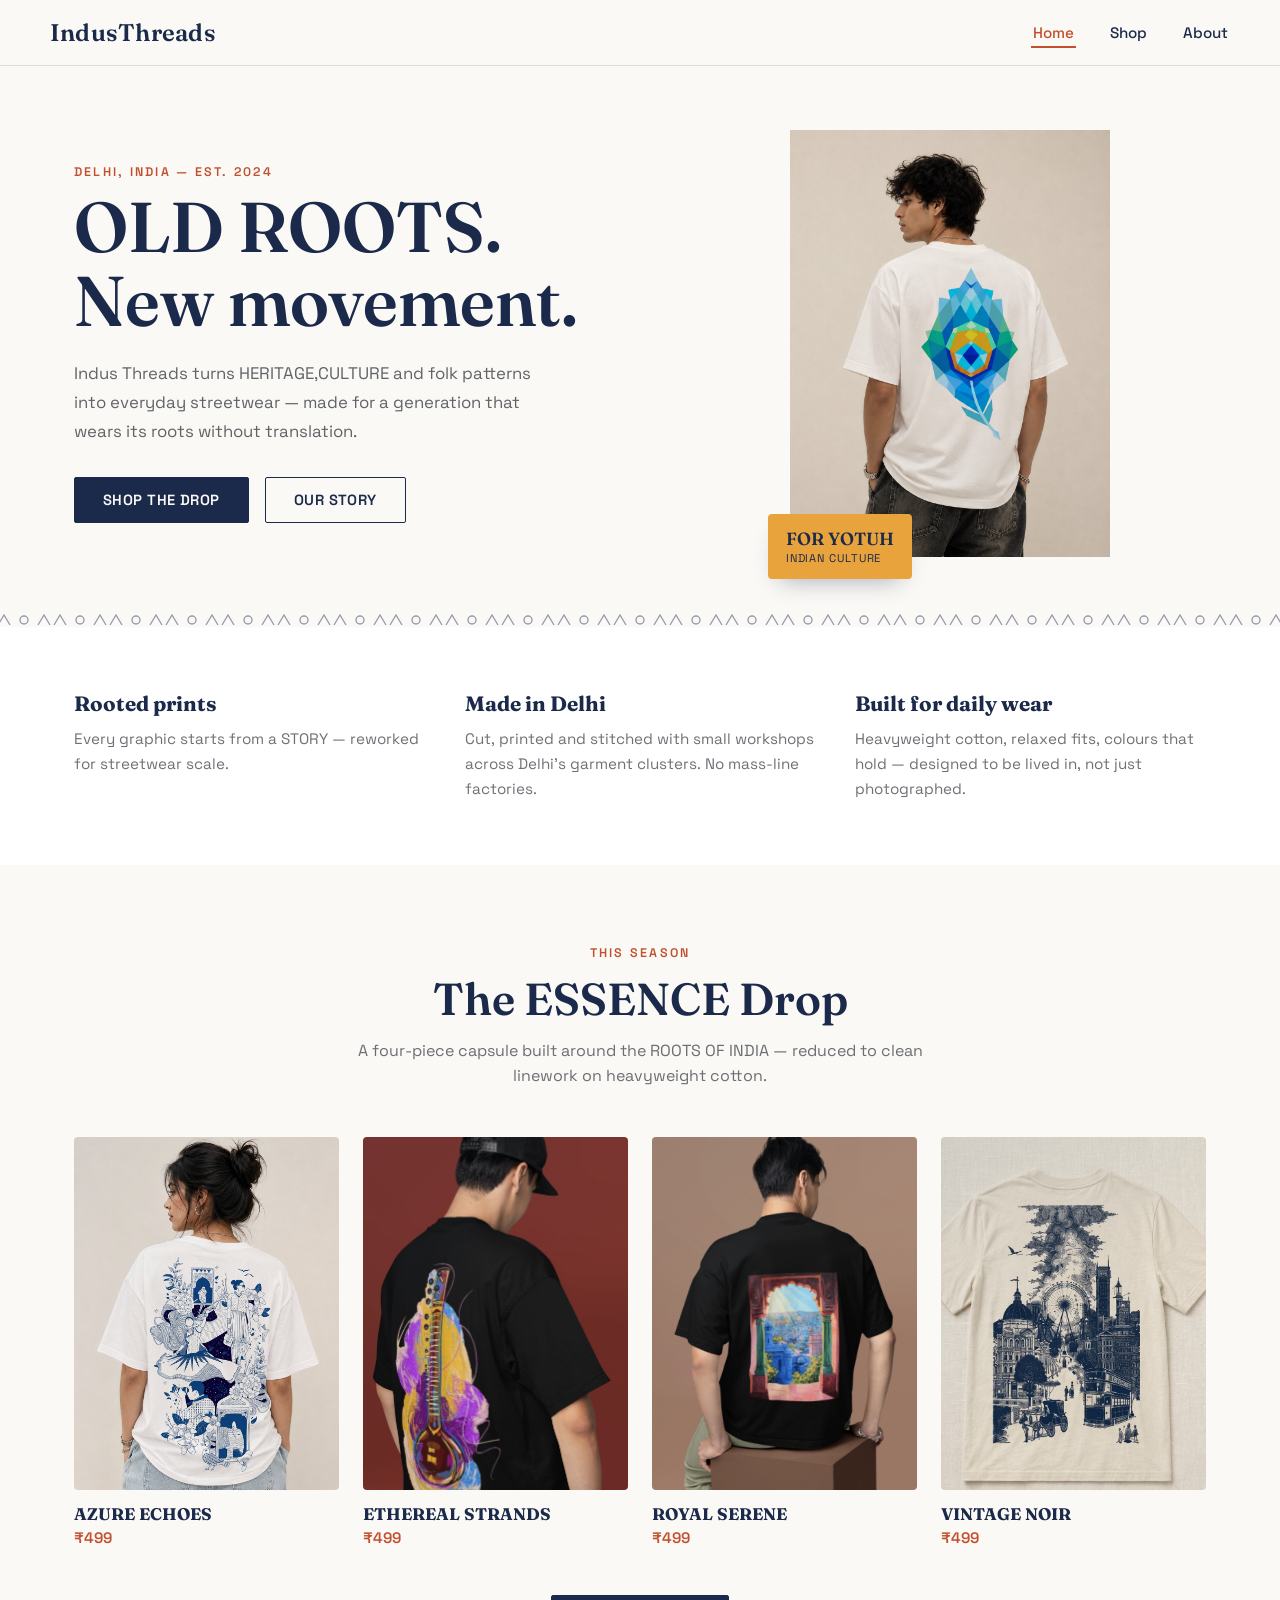
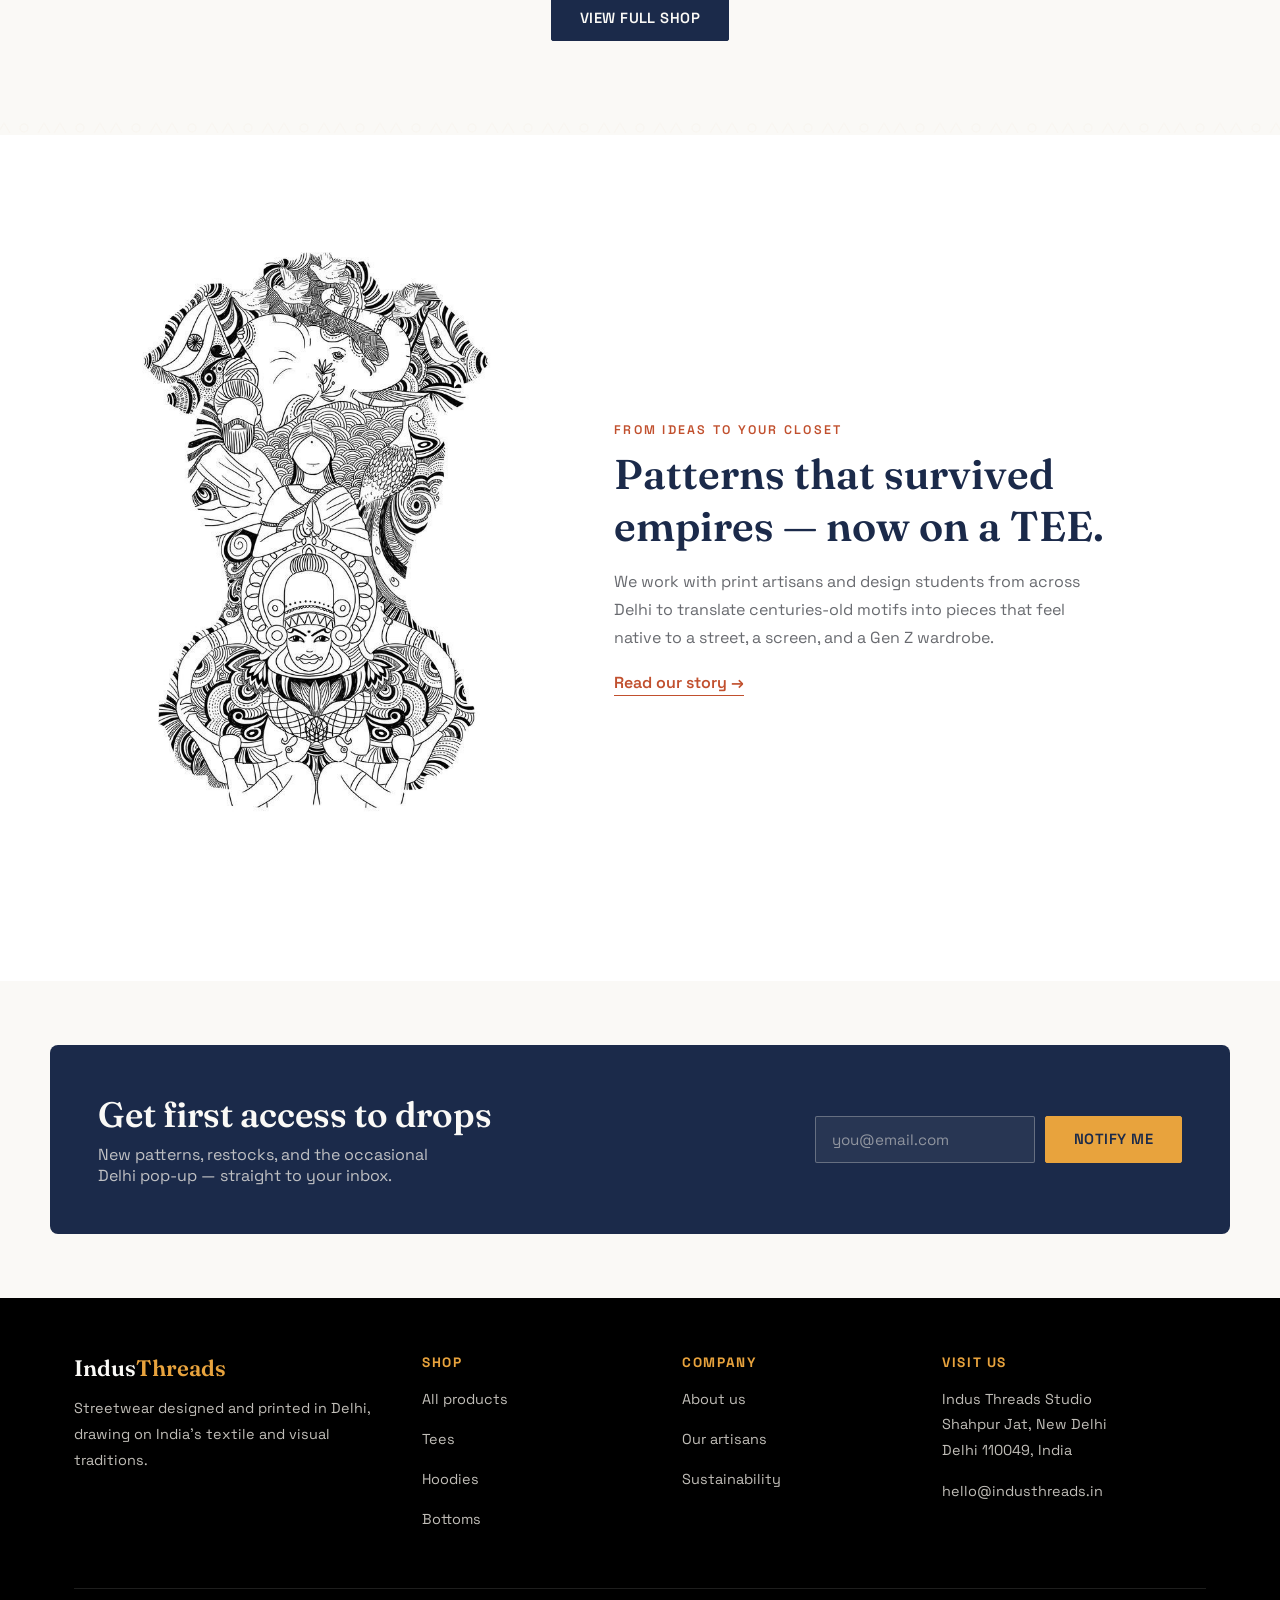
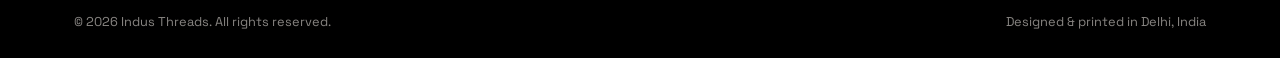
<file: index.html>
<!DOCTYPE html>
<html lang="en">
<head>
  <meta charset="UTF-8" />
  <meta name="viewport" content="width=device-width, initial-scale=1.0" />
  <title>Indus Threads — Streetwear Rooted in Roots</title>
  <link rel="preconnect" href="https://fonts.googleapis.com">
  <link rel="preconnect" href="https://fonts.gstatic.com" crossorigin>
  <link href="https://fonts.googleapis.com/css2?family=Fraunces:opsz,wght@9..144,500;9..144,600;9..144,700&family=Space+Grotesk:wght@400;500;600;700&display=swap" rel="stylesheet">
  <link rel="stylesheet" href="style.css" />
  <link rel="stylesheet" href="home.css" />
</head>
<body>

  <!-- ===== HEADER ===== -->
  <header class="site-header">
    <nav class="nav container">
      <a href="index.html" class="logo">Indus<span>Threads</span></a>
      <div class="nav-links">
        <a href="index.html" class="active">Home</a>
        <a href="shop.html">Shop</a>
        <a href="about.html">About</a>
      </div>
      <button class="nav-toggle" aria-label="Toggle menu">
        <span></span><span></span><span></span>
      </button>
    </nav>
  </header>

  <!-- ===== HERO ===== -->
  <section class="hero">
    <div class="container hero-grid">
      <div class="hero-copy">
        <span class="eyebrow">Delhi, India — Est. 2024</span>
        <h1>OLD ROOTS.<br>New movement.</h1>
        <p>
          Indus Threads turns HERITAGE,CULTURE and folk patterns
          into everyday streetwear — made for a generation that wears its
          roots without translation.
        </p>
        <div class="hero-actions">
          <a href="shop.html" class="btn btn-primary">Shop the drop</a>
          <a href="about.html" class="btn btn-outline">Our story</a>
        </div>
      </div>
      <div class="hero-visual">
        <div class="hero-card">
          <img src="mor ladka.jpg" alt="" srcset="">
          <!-- <svg viewBox="0 0 320 380" xmlns="http://www.w3.org/2000/svg" class="hero-illustration" aria-hidden="true">
            <rect width="320" height="380" rx="6" fill="#1B2A4A"/> -->
            <!-- T-shirt silhouette -->
            <!-- <path d="M90 70 L130 50 L160 65 L190 50 L230 70 L250 110 L220 130 L210 110 L210 320 L110 320 L110 110 L100 130 L70 110 Z" fill="#F7F3EC"/> -->
            <!-- Block print motif on chest -->
            <!-- <g stroke="#C1502E" stroke-width="3" fill="none" stroke-linecap="round">
              <path d="M130 150 L160 110 L190 150" />
              <circle cx="160" cy="190" r="14" />
              <path d="M130 230 L160 230 M145 215 L145 245" />
              <path d="M180 230 L210 230 M195 215 L195 245" />
            </g>
            <g stroke="#E8A33D" stroke-width="2" fill="none">
              <path d="M120 260 H200" />
              <path d="M120 270 H200" stroke-dasharray="4 6"/>
            </g>
          </svg> -->
          <div class="motif-badge">
            <span>FOR YOTUH</span>
            <span class="motif-badge-sub">INDIAN CULTURE</span>
          </div>
        </div>
      </div>
    </div>
  </section>

  <div class="motif-strip" aria-hidden="true"></div>

  <!-- ===== STRIP / VALUES ===== -->
  <section class="values">
    <div class="container values-grid">
      <div class="value-item reveal">
        <h3>Rooted prints</h3>
        <p>Every graphic starts from a STORY — reworked for streetwear scale.</p>
      </div>
      <div class="value-item reveal">
        <h3>Made in Delhi</h3>
        <p>Cut, printed and stitched with small workshops across Delhi's garment clusters. No mass-line factories.</p>
      </div>
      <div class="value-item reveal">
        <h3>Built for daily wear</h3>
        <p>Heavyweight cotton, relaxed fits, colours that hold — designed to be lived in, not just photographed.</p>
      </div>
    </div>
  </section>

  <!-- ===== FEATURED COLLECTION ===== -->
  <section class="featured">
    <div class="container">
      <div class="section-head">
        <span class="eyebrow">This season</span>
        <h2>The ESSENCE Drop</h2>
        <p>A four-piece capsule built around the ROOTS OF INDIA — reduced to clean linework on heavyweight cotton.</p>
      </div>

      <div class="product-grid">
        <article class="product-card reveal">
          <div class="product-thumb thumb-1"></div>
          <h3>AZURE ECHOES</h3>
          <p class="price">₹499</p>
        </article>
        <article class="product-card reveal">
          <div class="product-thumb thumb-2"></div>
          <h3>ETHEREAL STRANDS</h3>
          <p class="price">₹499</p>
        </article>
        <article class="product-card reveal">
          <div class="product-thumb thumb-3"></div>
          <h3>ROYAL SERENE</h3>
          <p class="price">₹499</p>
        </article>
        <article class="product-card reveal">
          <div class="product-thumb thumb-4"></div>
          <h3>VINTAGE NOIR</h3>
          <p class="price">₹499</p>
        </article>
      </div>

      <div class="featured-cta">
        <a href="shop.html" class="btn btn-primary">View full shop</a>
      </div>
    </div>
  </section>

  <div class="motif-strip dark" aria-hidden="true"></div>

  <!-- ===== STORY TEASER ===== -->
  <section class="story-teaser">
    <div class="container story-grid">
      <div class="story-visual reveal">
        <img src="black ashoka.jpeg" alt="" srcset="">
      </div>
      <div class="story-copy reveal">
        <span class="eyebrow">From IDEAS to your closet</span>
        <h2>Patterns that survived empires — now on a TEE.</h2>
        <p>
          We work with print artisans and design students from across Delhi
          to translate centuries-old motifs into pieces that feel native to
          a street, a screen, and a Gen Z wardrobe.
        </p>
        <a href="about.html" class="text-link">Read our story →</a>
      </div>
    </div>
  </section>

  <!-- ===== NEWSLETTER ===== -->
  <section class="newsletter">
    <div class="container newsletter-box">
      <div>
        <h2>Get first access to drops</h2>
        <p>New patterns, restocks, and the occasional Delhi pop-up — straight to your inbox.</p>
      </div>
      <form class="newsletter-form" onsubmit="event.preventDefault(); this.querySelector('button').textContent='Subscribed ✓';">
        <input type="email" placeholder="you@email.com" required aria-label="Email address" />
        <button type="submit" class="btn btn-primary">Notify me</button>
      </form>
    </div>
  </section>

  <!-- ===== FOOTER ===== -->
  <footer class="site-footer">
    <div class="container">
      <div class="footer-grid">
        <div>
          <div class="footer-logo">Indus<span>Threads</span></div>
          <p>Streetwear designed and printed in Delhi, drawing on India's textile and visual traditions.</p>
        </div>
        <div>
          <h4>Shop</h4>
          <p><a href="shop.html">All products</a></p>
          <p><a href="shop.html">Tees</a></p>
          <p><a href="shop.html">Hoodies</a></p>
          <p><a href="shop.html">Bottoms</a></p>
        </div>
        <div>
          <h4>Company</h4>
          <p><a href="about.html">About us</a></p>
          <p><a href="about.html">Our artisans</a></p>
          <p><a href="#">Sustainability</a></p>
        </div>
        <div>
          <h4>Visit us</h4>
          <p>Indus Threads Studio<br>Shahpur Jat, New Delhi<br>Delhi 110049, India</p>
          <p>hello@industhreads.in</p>
        </div>
      </div>
      <div class="footer-bottom">
        <span>© 2026 Indus Threads. All rights reserved.</span>
        <span>Designed &amp; printed in Delhi, India</span>
      </div>
    </div>
  </footer>

  <script src="script.js"></script>
</body>
</html>
</file>
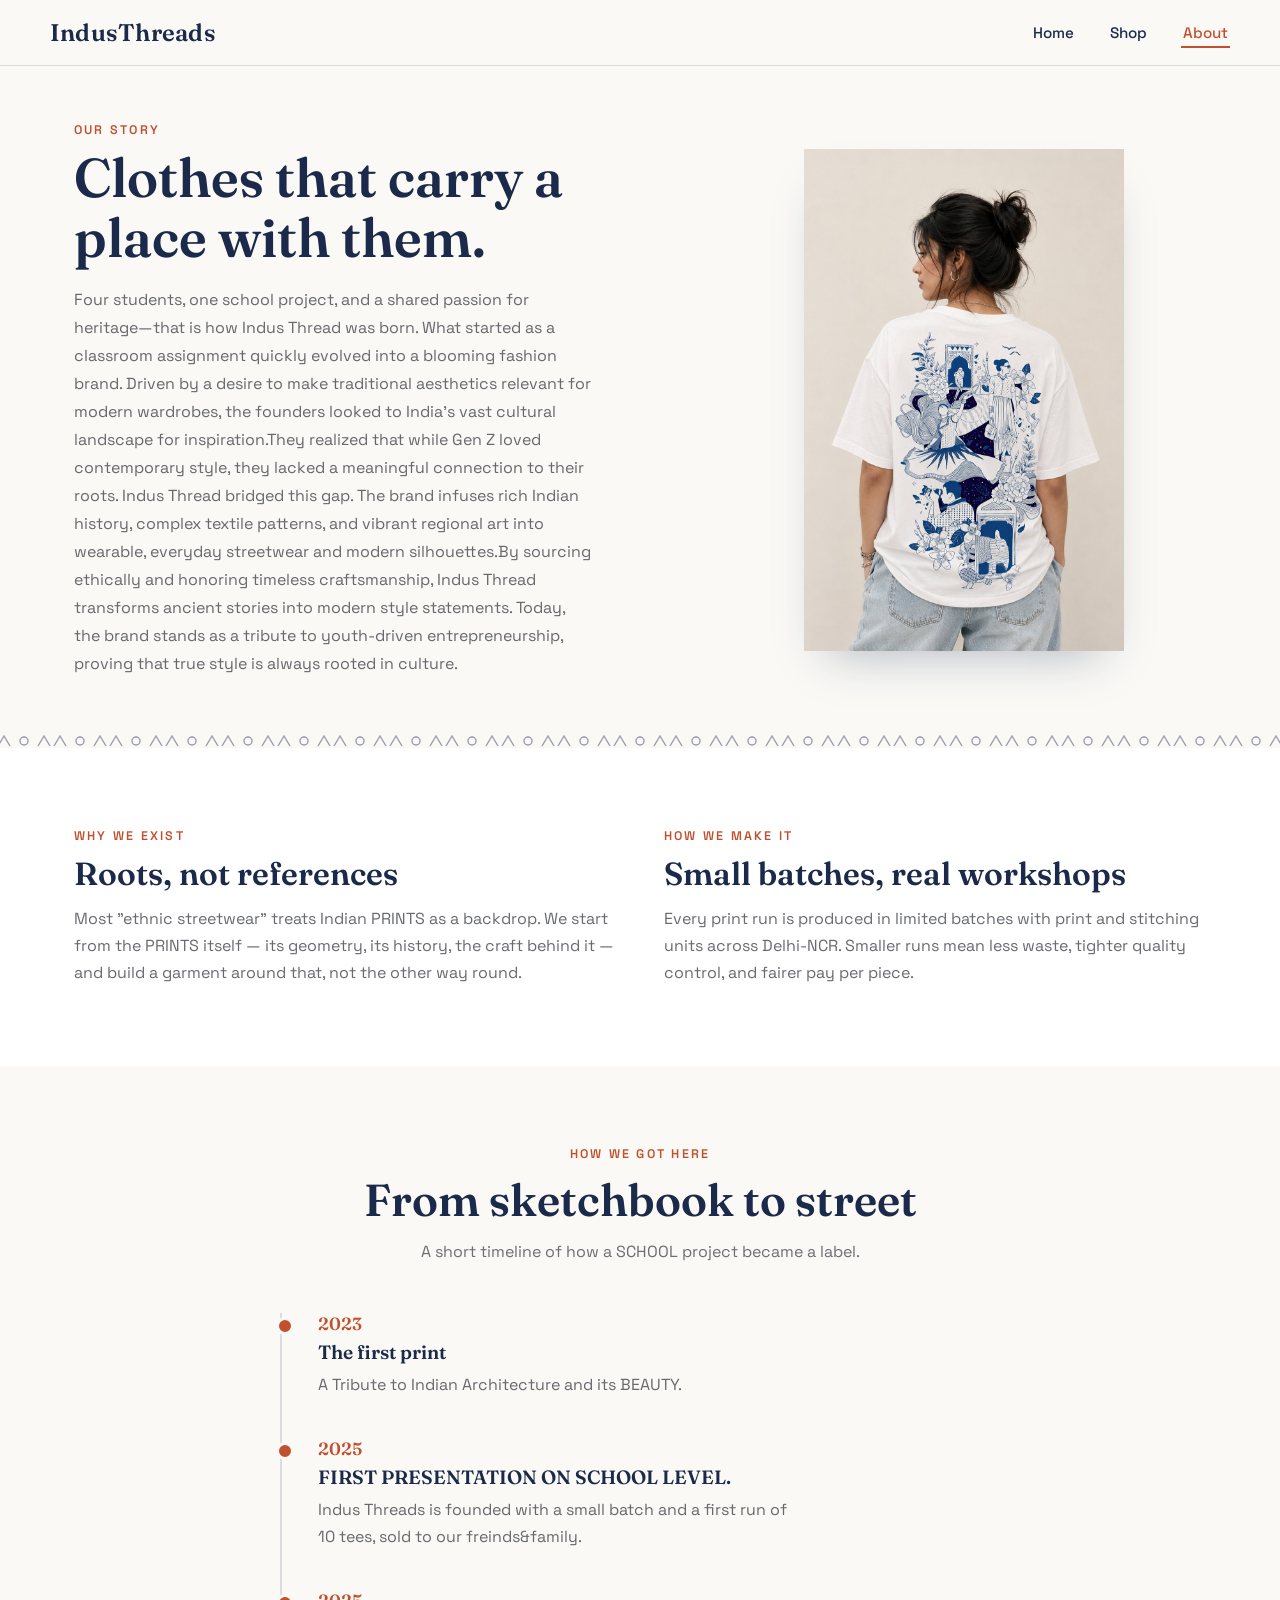
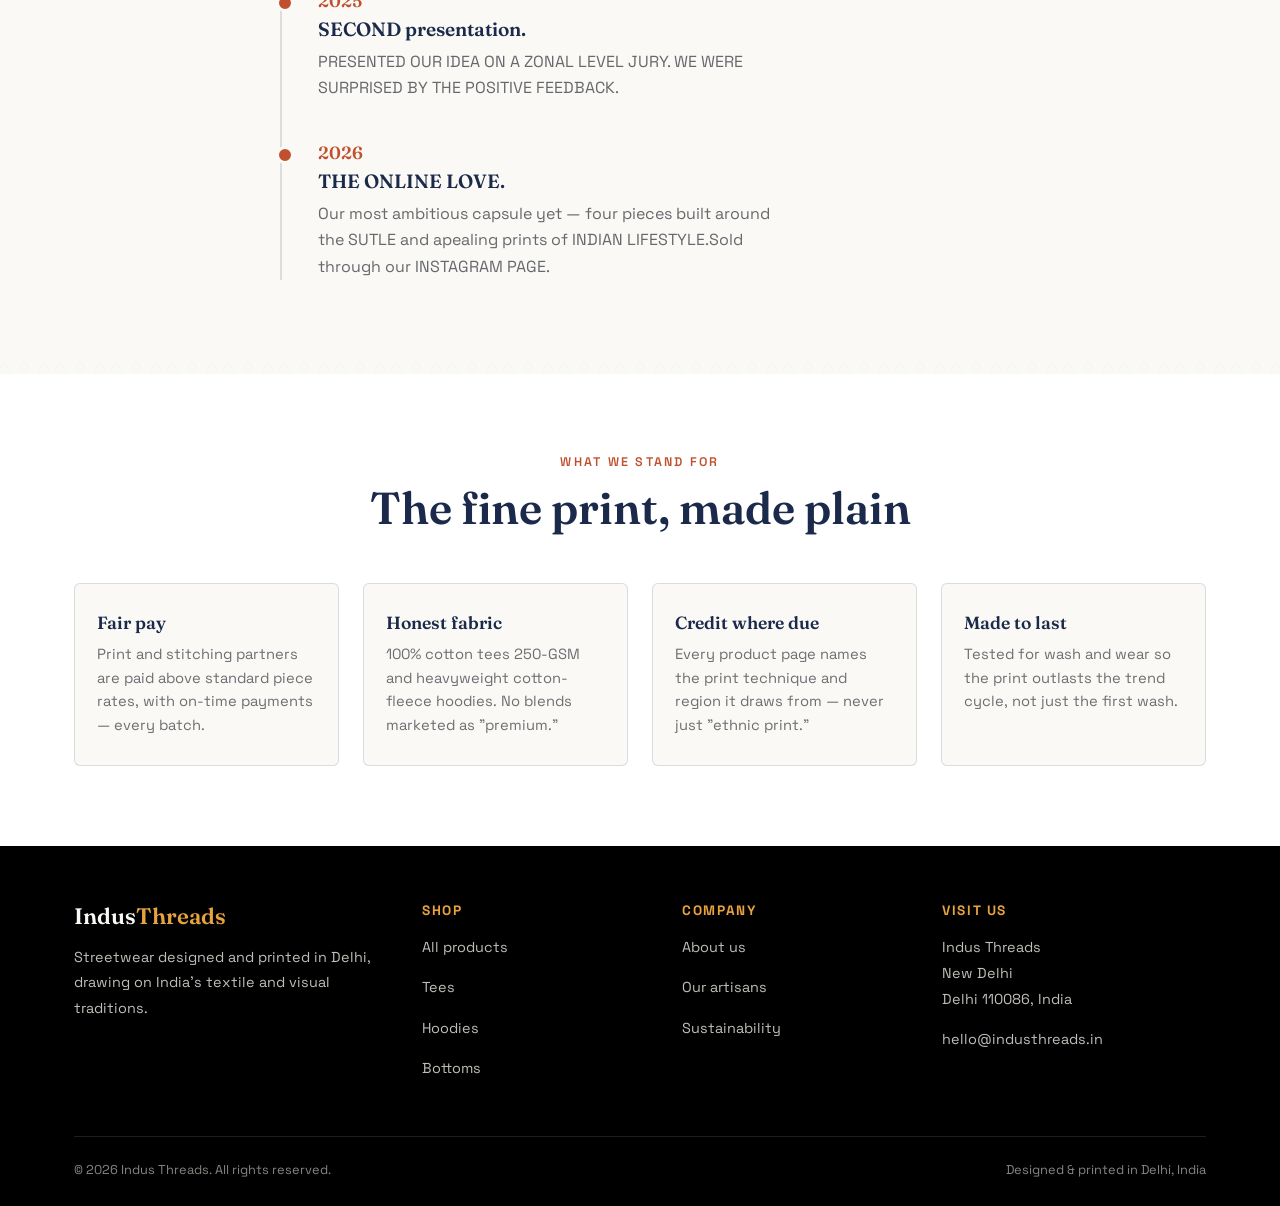
<file: about.html>
<!DOCTYPE html>
<html lang="en">
<head>
  <meta charset="UTF-8" />
  <meta name="viewport" content="width=device-width, initial-scale=1.0" />
  <title>About — Indus Threads</title>
  <link rel="preconnect" href="https://fonts.googleapis.com">
  <link rel="preconnect" href="https://fonts.gstatic.com" crossorigin>
  <link href="https://fonts.googleapis.com/css2?family=Fraunces:opsz,wght@9..144,500;9..144,600;9..144,700&family=Space+Grotesk:wght@400;500;600;700&display=swap" rel="stylesheet">
  <link rel="stylesheet" href="style.css" />
  <link rel="stylesheet" href="about.css" />
</head>
<body>

  <!-- ===== HEADER ===== -->
  <header class="site-header">
    <nav class="nav container">
      <a href="index.html" class="logo">Indus<span>Threads</span></a>
      <div class="nav-links">
        <a href="index.html">Home</a>
        <a href="shop.html">Shop</a>
        <a href="about.html" class="active">About</a>
      </div>
      <button class="nav-toggle" aria-label="Toggle menu">
        <span></span><span></span><span></span>
      </button>
    </nav>
  </header>

  <!-- ===== INTRO ===== -->
  <section class="about-hero">
    <div class="container about-hero-grid">
      <div>
        <span class="eyebrow">Our story</span>
        <h1>Clothes that carry a place with them.</h1>
        <p>
          Four students, one school project, and a shared passion for heritage—that is how Indus Thread was born. What started as a classroom assignment quickly evolved into a blooming fashion brand. Driven by a desire to make traditional aesthetics relevant for modern wardrobes, the founders looked to India's vast cultural landscape for inspiration.They realized that while Gen Z loved contemporary style, they lacked a meaningful connection to their roots. Indus Thread bridged this gap. The brand infuses rich Indian history, complex textile patterns, and vibrant regional art into wearable, everyday streetwear and modern silhouettes.By sourcing ethically and honoring timeless craftsmanship, Indus Thread transforms ancient stories into modern style statements. Today, the brand stands as a tribute to youth-driven entrepreneurship, proving that true style is always rooted in culture.
        </p>
      </div>
      <div class="about-hero-visual reveal">
        <div class="akela">
          <img src="blue girl.jpg" alt="" srcset="">
        </div>
        <!-- <svg viewBox="0 0 320 320" xmlns="http://www.w3.org/2000/svg" aria-hidden="true">
          <rect width="320" height="320" rx="6" fill="#3F5D45"/>
          <g stroke="#F7F3EC" stroke-width="3" fill="none">
            <rect x="60" y="60" width="200" height="200" rx="4"/>
            <rect x="90" y="90" width="140" height="140" rx="4"/>
            <path d="M60 160 H260 M160 60 V260"/>
            <circle cx="160" cy="160" r="30"/>
          </g>
        </svg> -->
      </div>
    </div>
  </section>

  <div class="motif-strip" aria-hidden="true"></div>

  <!-- ===== MISSION ===== -->
  <section class="mission">
    <div class="container mission-grid">
      <div class="mission-item reveal">
        <span class="eyebrow">Why we exist</span>
        <h2>Roots, not references</h2>
        <p>
          Most "ethnic streetwear" treats Indian PRINTS as a backdrop. We start
          from the PRINTS itself — its geometry, its history, the craft behind
          it — and build a garment around that, not the other way round.
        </p>
      </div>
      <div class="mission-item reveal">
        <span class="eyebrow">How we make it</span>
        <h2>Small batches, real workshops</h2>
        <p>
          Every print run is produced in limited batches with print and
          stitching units across Delhi-NCR. Smaller runs mean less waste,
          tighter quality control, and fairer pay per piece.
        </p>
      </div>
    </div>
  </section>

  <!-- ===== TIMELINE ===== -->
  <section class="timeline-section">
    <div class="container">
      <div class="section-head">
        <span class="eyebrow">How we got here</span>
        <h2>From sketchbook to street</h2>
        <p>A short timeline of how a SCHOOL project became a label.</p>
      </div>

      <div class="timeline">
        <div class="timeline-item reveal">
          <div class="timeline-year">2023</div>
          <div class="timeline-body">
            <h3>The first print</h3>
            <p>A Tribute to Indian Architecture and its BEAUTY.</p>
          </div>
        </div>
        <div class="timeline-item reveal">
          <div class="timeline-year">2025</div>
          <div class="timeline-body">
            <h3>FIRST PRESENTATION ON SCHOOL LEVEL.</h3>
            <p>Indus Threads is founded with a small batch and a first run of 10 tees, sold to our freinds&family.</p>
          </div>
        </div>
        <div class="timeline-item reveal">
          <div class="timeline-year">2025</div>
          <div class="timeline-body">
            <h3>SECOND presentation.</h3>
            <p>PRESENTED OUR IDEA ON A ZONAL LEVEL JURY. WE WERE SURPRISED BY THE POSITIVE FEEDBACK.</p>
          </div>
        </div>
        <div class="timeline-item reveal">
          <div class="timeline-year">2026</div>
          <div class="timeline-body">
            <h3>THE ONLINE LOVE.</h3>
            <p>Our most ambitious capsule yet — four pieces built around the SUTLE and apealing prints of INDIAN LIFESTYLE.Sold through our INSTAGRAM PAGE.</p>
          </div>
        </div>
      </div>
    </div>
  </section>

  <div class="motif-strip dark" aria-hidden="true"></div>

  <!-- ===== TEAM / VALUES ===== -->
  <section class="values-section">
    <div class="container">
      <div class="section-head">
        <span class="eyebrow">What we stand for</span>
        <h2>The fine print, made plain</h2>
      </div>
      <div class="values-grid-about">
        <div class="value-card reveal">
          <h3>Fair pay</h3>
          <p>Print and stitching partners are paid above standard piece rates, with on-time payments — every batch.</p>
        </div>
        <div class="value-card reveal">
          <h3>Honest fabric</h3>
          <p>100% cotton tees 250-GSM and heavyweight cotton-fleece hoodies. No blends marketed as "premium."</p>
        </div>
        <div class="value-card reveal">
          <h3>Credit where due</h3>
          <p>Every product page names the print technique and region it draws from — never just "ethnic print."</p>
        </div>
        <div class="value-card reveal">
          <h3>Made to last</h3>
          <p>Tested for wash and wear so the print outlasts the trend cycle, not just the first wash.</p>
        </div>
      </div>
    </div>
  </section>

  <!-- ===== VISIT US ===== -->
  <!-- <section class="visit">
    <div class="container visit-box">
      <div>
        <span class="eyebrow">Come say hi</span>
        <h2>Studio &amp; pop-up store</h2>
        <p>We open the studio every weekend for walk-ins — see prints up close, try samples, and catch upcoming drops first.</p>
        <p class="visit-address">
          Indus Threads <br>
          <br>
          Delhi 110086, India<br>
          Sat–Sun, 12pm–7pm
        </p>
      </div>
      <a href="" class="btn btn-primary">Shop online instead</a>
    </div>
  </section> -->

  <!-- ===== FOOTER ===== -->
  <footer class="site-footer">
    <div class="container">
      <div class="footer-grid">
        <div>
          <div class="footer-logo">Indus<span>Threads</span></div>
          <p>Streetwear designed and printed in Delhi, drawing on India's textile and visual traditions.</p>
        </div>
        <div>
          <h4>Shop</h4>
          <p><a href="shop.html">All products</a></p>
          <p><a href="shop.html">Tees</a></p>
          <p><a href="shop.html">Hoodies</a></p>
          <p><a href="shop.html">Bottoms</a></p>
        </div>
        <div>
          <h4>Company</h4>
          <p><a href="about.html">About us</a></p>
          <p><a href="about.html">Our artisans</a></p>
          <p><a href="#">Sustainability</a></p>
        </div>
        <div>
          <h4>Visit us</h4>
          <p>Indus Threads <br> New Delhi<br>Delhi 110086, India</p>
          <p>hello@industhreads.in</p>
        </div>
      </div>
      <div class="footer-bottom">
        <span>© 2026 Indus Threads. All rights reserved.</span>
        <span>Designed &amp; printed in Delhi, India</span>
      </div>
    </div>
  </footer>

  <script src="script.js"></script>
</body>
</html>
</file>
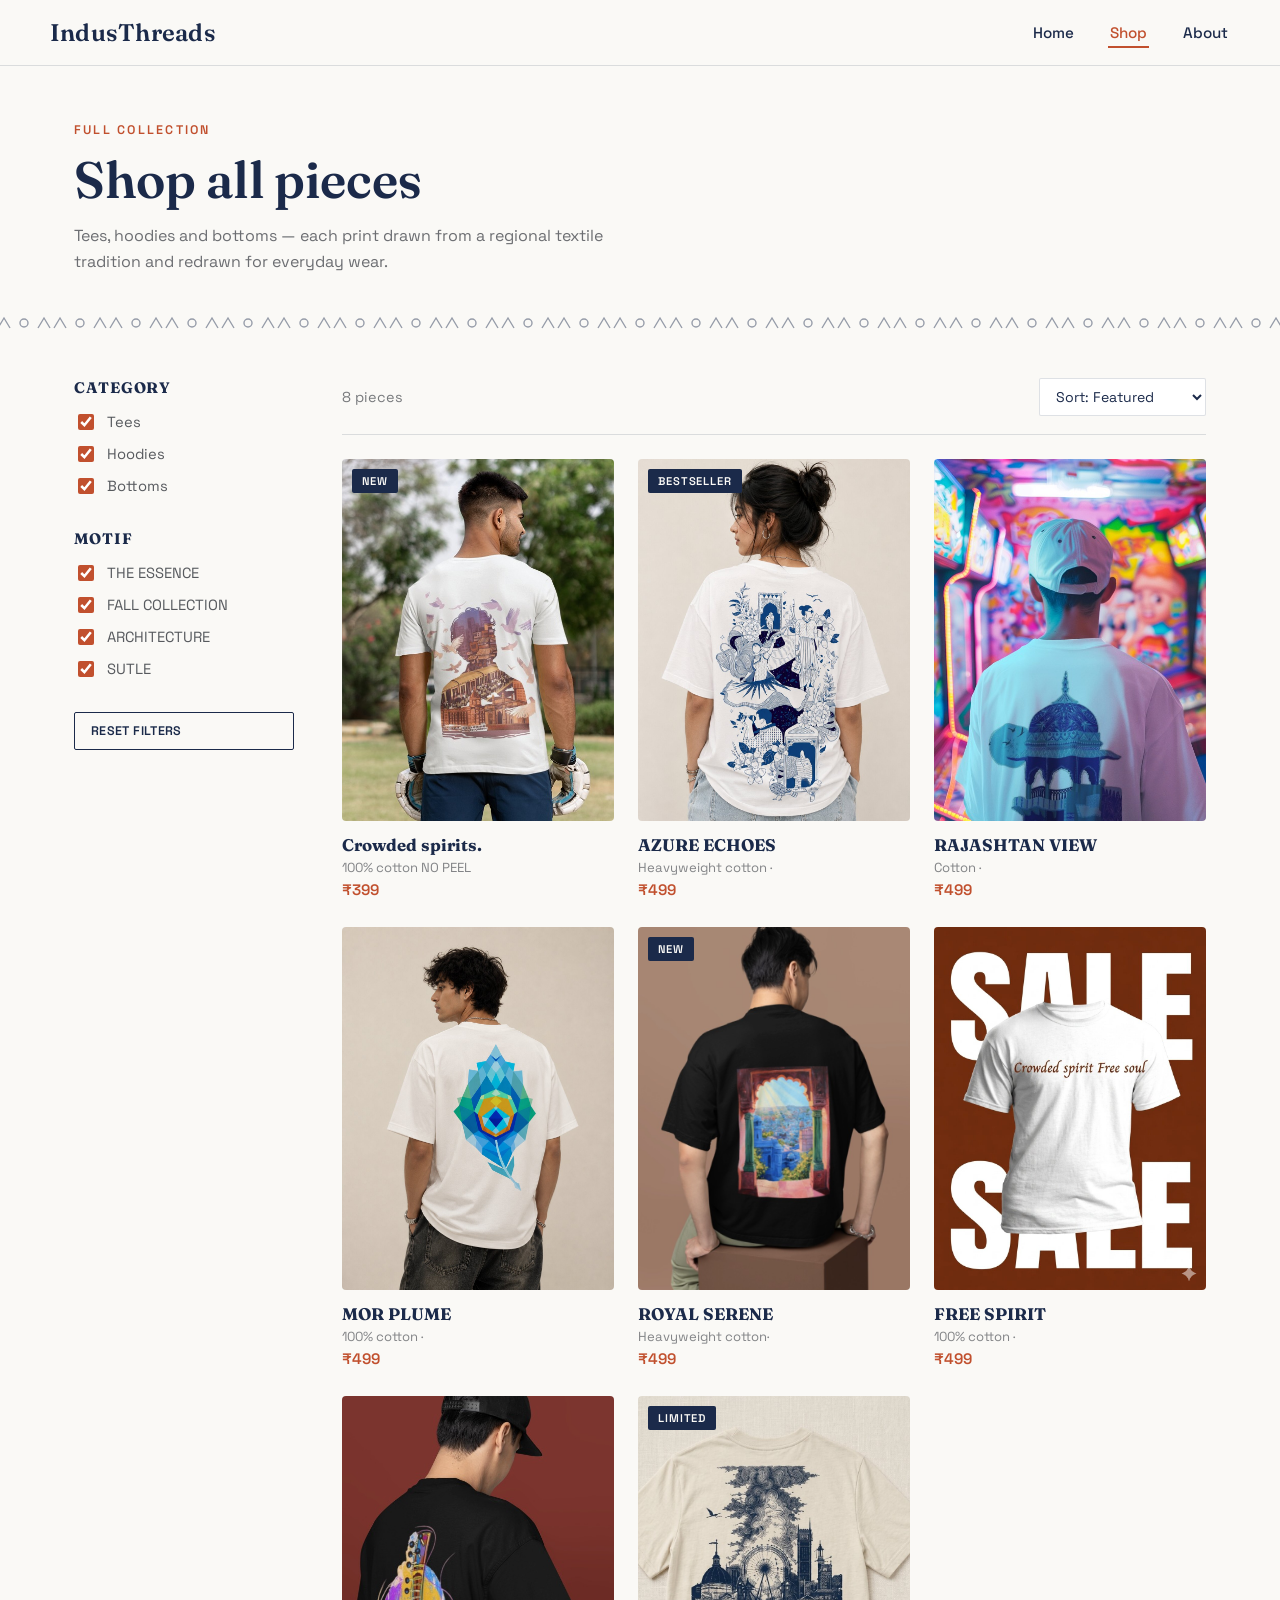
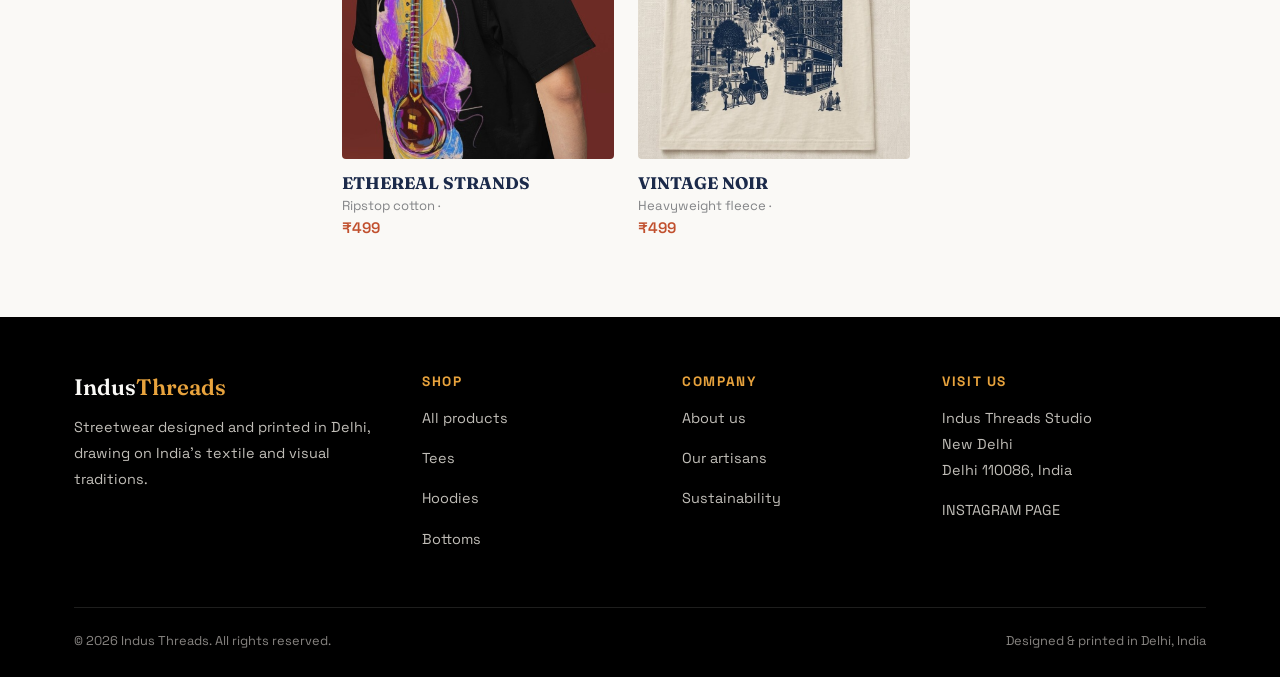
<file: shop.html>
<!DOCTYPE html>
<html lang="en">
<head>
  <meta charset="UTF-8" />
  <meta name="viewport" content="width=device-width, initial-scale=1.0" />
  <title>Shop — Indus Threads</title>
  <link rel="preconnect" href="https://fonts.googleapis.com">
  <link rel="preconnect" href="https://fonts.gstatic.com" crossorigin>
  <link href="https://fonts.googleapis.com/css2?family=Fraunces:opsz,wght@9..144,500;9..144,600;9..144,700&family=Space+Grotesk:wght@400;500;600;700&display=swap" rel="stylesheet">
  <link rel="stylesheet" href="style.css" />
  <link rel="stylesheet" href="shop.css" />
</head>
<body>

  <!-- ===== HEADER ===== -->
  <header class="site-header">
    <nav class="nav container">
      <a href="index.html" class="logo">Indus<span>Threads</span></a>
      <div class="nav-links">
        <a href="index.html">Home</a>
        <a href="shop.html" class="active">Shop</a>
        <a href="about.html">About</a>
      </div>
      <button class="nav-toggle" aria-label="Toggle menu">
        <span></span><span></span><span></span>
      </button>
    </nav>
  </header>

  <!-- ===== PAGE HEADER ===== -->
  <section class="shop-hero">
    <div class="container">
      <span class="eyebrow">Full collection</span>
      <h1>Shop all pieces</h1>
      <p>Tees, hoodies and bottoms — each print drawn from a regional textile tradition and redrawn for everyday wear.</p>
    </div>
  </section>

  <div class="motif-strip" aria-hidden="true"></div>

  <!-- ===== SHOP ===== -->
  <section class="shop">
    <div class="container shop-layout">

      <!-- Filters -->
      <aside class="filters">
        <div class="filter-group">
          <h4>Category</h4>
          <label><input type="checkbox" class="filter-cat" value="tees" checked> Tees</label>
          <label><input type="checkbox" class="filter-cat" value="hoodies" checked> Hoodies</label>
          <label><input type="checkbox" class="filter-cat" value="bottoms" checked> Bottoms</label>
        </div>
        <div class="filter-group">
          <h4>Motif</h4>
          <label><input type="checkbox" class="filter-motif" value="essence" checked> THE ESSENCE</label>
          <label><input type="checkbox" class="filter-motif" value="fall" checked> FALL COLLECTION</label>
          <label><input type="checkbox" class="filter-motif" value="architecture" checked> ARCHITECTURE</label>
          <label><input type="checkbox" class="filter-motif" value="sutle" checked> SUTLE</label>
        </div>
        <button class="btn btn-outline reset-filters" type="button">Reset filters</button>
      </aside>

      <!-- Product grid -->
      <div class="shop-grid-wrap">
        <div class="shop-toolbar">
          <span class="result-count">8 pieces</span>
          <select class="sort-select" aria-label="Sort products">
            <option>Sort: Featured</option>
            <option>Price: Low to High</option>
            <option>Price: High to Low</option>
            <option>Newest</option>
          </select>
        </div>

        <div class="product-grid" id="productGrid">

          <article class="product-card" data-cat="tees" data-motif="essence">
            <div class="product-thumb thumb-1">
              <span class="tag">New</span>
            </div>
            <h3>Crowded spirits.</h3>
            <p class="meta">100% cotton NO PEEL</p>
            <p class="price">₹399</p>
          </article>

          <article class="product-card" data-cat="tees" data-motif="essence">
            <div class="product-thumb thumb-2">
              <span class="tag">Bestseller</span>
            </div>
            <h3>AZURE ECHOES</h3>
            <p class="meta">Heavyweight cotton ·</p>
            <p class="price">₹499</p>
          </article>

          <article class="product-card" data-cat="tees" data-motif="architecture">
            <div class="product-thumb thumb-3"></div>
            <h3>RAJASHTAN VIEW</h3>
            <p class="meta">Cotton  ·</p>
            <p class="price">₹499</p>
          </article>

          <article class="product-card" data-cat="tees" data-motif="sutle">
            <div class="product-thumb thumb-4"></div>
            <h3>MOR PLUME</h3>
            <p class="meta">100% cotton · </p>
            <p class="price">₹499</p>
          </article>

          <article class="product-card" data-cat="tees" data-motif="fall">
            <div class="product-thumb thumb-5">
              <span class="tag">New</span>
            </div>
            <h3>ROYAL SERENE</h3>
            <p class="meta">Heavyweight cotton· </p>
            <p class="price">₹499</p>
          </article>

          <article class="product-card" data-cat="tees" data-motif="architecture">
            <div class="product-thumb thumb-6"></div>
            <h3>FREE SPIRIT</h3>
            <p class="meta">100% cotton ·</p>
            <p class="price">₹499</p>
          </article>

          <article class="product-card" data-cat="tees" data-motif="essence">
            <div class="product-thumb thumb-7"></div>
            <h3>ETHEREAL STRANDS</h3>
            <p class="meta">Ripstop cotton · </p>
            <p class="price">₹499</p>
          </article>

          <article class="product-card" data-cat="tees" data-motif="fall">
            <div class="product-thumb thumb-8">
              <span class="tag">Limited</span>
            </div>
            <h3>VINTAGE NOIR</h3>
            <p class="meta">Heavyweight fleece · </p>
            <p class="price">₹499</p>
          </article>

        </div>

        <p class="empty-state" hidden>No pieces match these filters yet — try clearing one.</p>
      </div>
    </div>
  </section>

  <!-- ===== FOOTER ===== -->
  <footer class="site-footer">
    <div class="container">
      <div class="footer-grid">
        <div>
          <div class="footer-logo">Indus<span>Threads</span></div>
          <p>Streetwear designed and printed in Delhi, drawing on India's textile and visual traditions.</p>
        </div>
        <div>
          <h4>Shop</h4>
          <p><a href="shop.html">All products</a></p>
          <p><a href="shop.html">Tees</a></p>
          <p><a href="shop.html">Hoodies</a></p>
          <p><a href="shop.html">Bottoms</a></p>
        </div>
        <div>
          <h4>Company</h4>
          <p><a href="about.html">About us</a></p>
          <p><a href="about.html">Our artisans</a></p>
          <p><a href="#">Sustainability</a></p>
        </div>
        <div>
          <h4>Visit us</h4>
          <p>Indus Threads Studio<br> New Delhi<br>Delhi 110086, India</p>
          <a href="https://www.instagram.com/indus_thread/">INSTAGRAM PAGE</a>
        </div>
      </div>
      <div class="footer-bottom">
        <span>© 2026 Indus Threads. All rights reserved.</span>
        <span>Designed &amp; printed in Delhi, India</span>
      </div>
    </div>
  </footer>

  <script src="script.js"></script>
  <script src="shop.js"></script>
</body>
</html>
</file>
<file: style.css>
/* ===========================
   Indus Threads — Shared Styles
   =========================== */

:root {
  --indigo: #1b2a4a;
  --cream:  #FAF9F6;
  --saffron: #e8a33d;
  --terracotta: #c1502e;
  --leaf: #3f5d45;
  --ink: #20242b;
  --line: rgba(27, 42, 74, 0.14);

  --display: "Fraunces", Georgia, serif;
  --body: "Space Grotesk", "Helvetica Neue", Arial, sans-serif;

  --container: 1180px;
}

* {
  box-sizing: border-box;
}

html {
  scroll-behavior: smooth;
}

body {
  margin: 0;
  font-family: var(--body);
  background: var(--cream);
  color: var(--ink);
  -webkit-font-smoothing: antialiased;
}

img {
  max-width: 100%;
  display: block;
}

a {
  color: inherit;
  text-decoration: none;
}

:focus-visible {
  outline: 2px solid var(--terracotta);
  outline-offset: 3px;
}

.container {
  max-width: var(--container);
  margin: 0 auto;
  padding: 0 24px;
}

/* ---------- Block-print motif (signature element) ----------
   A repeating SVG strip inspired by woodblock / Ajrakh border prints,
   used as a thin divider between sections. */
.motif-strip {
  height: 14px;
  width: 100%;
  background-image: url("data:image/svg+xml,%3Csvg xmlns='http://www.w3.org/2000/svg' width='56' height='14' viewBox='0 0 56 14'%3E%3Cg fill='none' stroke='%231b2a4a' stroke-width='1.4' opacity='0.45'%3E%3Cpath d='M2 12 L8 2 L14 12' /%3E%3Ccircle cx='28' cy='7' r='4' /%3E%3Cpath d='M42 12 L48 2 L54 12' /%3E%3C/g%3E%3C/svg%3E");
  background-repeat: repeat-x;
  background-size: 56px 14px;
  background-position: center;
}

.motif-strip.dark {
  background-image: url("data:image/svg+xml,%3Csvg xmlns='http://www.w3.org/2000/svg' width='56' height='14' viewBox='0 0 56 14'%3E%3Cg fill='none' stroke='%23f7f3ec' stroke-width='1.4' opacity='0.55'%3E%3Cpath d='M2 12 L8 2 L14 12' /%3E%3Ccircle cx='28' cy='7' r='4' /%3E%3Cpath d='M42 12 L48 2 L54 12' /%3E%3C/g%3E%3C/svg%3E");
}

/* ---------- Header ---------- */
.site-header {
  position: sticky;
  top: 0;
  z-index: 50;
  background: var(--cream);
  border-bottom: 1px solid var(--line);
}

.nav {
  display: flex;
  align-items: center;
  justify-content: space-between;
  padding: 18px 0;
}

.logo {
  font-family: var(--display);
  font-weight: 600;
  font-size: 1.5rem;
  letter-spacing: 0.01em;
  color: var(--indigo);
}

.logo span {
  color: var(--indigo);
}

.nav-links {
  display: flex;
  gap: 32px;
  font-size: 0.95rem;
  font-weight: 500;
}

.nav-links a {
  position: relative;
  padding: 4px 2px;
  color: var(--indigo);
  transition: color 0.2s ease;
}

.nav-links a::after {
  content: "";
  position: absolute;
  left: 0;
  bottom: -2px;
  width: 0;
  height: 2px;
  background: var(--terracotta);
  transition: width 0.25s ease;
}

.nav-links a:hover::after,
.nav-links a.active::after {
  width: 100%;
}

.nav-links a.active {
  color: var(--terracotta);
}

.nav-toggle {
  display: none;
  background: none;
  border: none;
  cursor: pointer;
  padding: 6px;
}

.nav-toggle span {
  display: block;
  width: 24px;
  height: 2px;
  background: var(--indigo);
  margin: 5px 0;
  transition: 0.25s ease;
}

/* ---------- Buttons ---------- */
.btn {
  display: inline-flex;
  align-items: center;
  gap: 8px;
  padding: 13px 28px;
  font-family: var(--body);
  font-weight: 600;
  font-size: 0.92rem;
  letter-spacing: 0.03em;
  text-transform: uppercase;
  border-radius: 2px;
  border: 1.5px solid var(--indigo);
  cursor: pointer;
  transition: all 0.2s ease;
}

.btn-primary {
  background: var(--indigo);
  color: var(--cream);
}

.btn-primary:hover {
  background: var(--terracotta);
  border-color: var(--terracotta);
}

.btn-outline {
  background: transparent;
  color: var(--indigo);
}

.btn-outline:hover {
  background: var(--indigo);
  color: var(--cream);
}

/* ---------- Eyebrow / labels ---------- */
.eyebrow {
  font-size: 0.78rem;
  font-weight: 600;
  letter-spacing: 0.18em;
  text-transform: uppercase;
  color: var(--terracotta);
  margin-bottom: 10px;
  display: block;
}

/* ---------- Footer ---------- */
.site-footer {
  background: black;
  color: var(--cream);
  padding: 56px 0 28px;
}

.footer-grid {
  display: grid;
  grid-template-columns: 1.4fr 1fr 1fr 1.2fr;
  gap: 40px;
  margin-bottom: 40px;
}

.footer-grid h4 {
  font-size: 0.85rem;
  letter-spacing: 0.12em;
  text-transform: uppercase;
  color: var(--saffron);
  margin: 0 0 16px;
}

.footer-grid p,
.footer-grid a {
  font-size: 0.9rem;
  line-height: 1.8;
  color: rgba(247, 243, 236, 0.78);
}

.footer-grid a:hover {
  color: var(--saffron);
}

.footer-logo {
  font-family: var(--display);
  font-size: 1.4rem;
  font-weight: 600;
  margin-bottom: 12px;
}

.footer-logo span {
  color: var(--saffron);
}

.footer-bottom {
  display: flex;
  justify-content: space-between;
  align-items: center;
  font-size: 0.8rem;
  color: rgba(247, 243, 236, 0.55);
  padding-top: 24px;
  border-top: 1px solid rgba(247, 243, 236, 0.12);
  flex-wrap: wrap;
  gap: 12px;
}

/* ---------- Generic section spacing ---------- */
section {
  padding: 80px 0;
}

.section-head {
  max-width: 620px;
  margin: 0 auto 48px;
  text-align: center;
}

.section-head h2 {
  font-family: var(--display);
  font-size: clamp(2rem, 4vw, 2.8rem);
  margin: 0 0 12px;
  color: var(--indigo);
  font-weight: 600;
}

.section-head p {
  color: rgba(32, 36, 43, 0.65);
  line-height: 1.6;
  margin: 0;
}

/* ---------- Responsive ---------- */
@media (max-width: 860px) {
  .nav-links {
    position: absolute;
    top: 100%;
    left: 0;
    right: 0;
    flex-direction: column;
    background: var(--cream);
    border-bottom: 1px solid var(--line);
    padding: 16px 24px 24px;
    gap: 18px;
    transform: translateY(-8px);
    opacity: 0;
    pointer-events: none;
    transition: all 0.25s ease;
  }

  .nav-links.open {
    transform: translateY(0);
    opacity: 1;
    pointer-events: auto;
  }

  .nav-toggle {
    display: block;
  }

  .footer-grid {
    grid-template-columns: 1fr 1fr;
    gap: 32px;
  }

  section {
    padding: 56px 0;
  }
}

@media (max-width: 540px) {
  .footer-grid {
    grid-template-columns: 1fr;
  }

  .footer-bottom {
    flex-direction: column;
    align-items: flex-start;
  }
}
</file>
<file: home.css>
/* ===========================
   Home page styles
   =========================== */

/* ---------- Hero ---------- */
.hero {
  padding: 64px 0 56px;
}

.hero-grid {
  display: grid;
  grid-template-columns: 1.1fr 1fr;
  gap: 56px;
  align-items: center;
}

.hero-copy h1 {
  font-family: var(--display);
  font-size: clamp(2.6rem, 6vw, 4.4rem);
  line-height: 1.05;
  margin: 0 0 22px;
  color: var(--indigo);
  font-weight: 600;
}

.hero-copy p {
  font-size: 1.05rem;
  line-height: 1.7;
  color: rgba(32, 36, 43, 0.7);
  max-width: 460px;
  margin: 0 0 32px;
}

.hero-actions {
  display: flex;
  gap: 16px;
  flex-wrap: wrap;
}

.hero-visual {
  display: flex;
  justify-content: center;
}

.hero-card {
  position: relative;
  max-width: 320px;
  width: 100%;
}

.hero-illustration {
  width: 100%;
  border-radius: 6px;
  box-shadow: 0 24px 48px -24px rgba(27, 42, 74, 0.45);
}

.motif-badge {
  position: absolute;
  bottom: -22px;
  left: -22px;
  background: var(--saffron);
  color: var(--indigo);
  padding: 14px 18px;
  border-radius: 4px;
  box-shadow: 0 12px 24px -12px rgba(27, 42, 74, 0.4);
  display: flex;
  flex-direction: column;
  font-family: var(--display);
}

.motif-badge span:first-child {
  font-size: 1.1rem;
  font-weight: 600;
}

.motif-badge-sub {
  font-family: var(--body);
  font-size: 0.7rem;
  letter-spacing: 0.08em;
  text-transform: uppercase;
  margin-top: 2px;
}

/* ---------- Values strip ---------- */
.values {
  background: #fff;
  padding: 64px 0;
}

.values-grid {
  display: grid;
  grid-template-columns: repeat(3, 1fr);
  gap: 40px;
}

.value-item h3 {
  font-family: var(--display);
  font-size: 1.3rem;
  color: var(--indigo);
  margin: 0 0 10px;
}

.value-item p {
  color: rgba(32, 36, 43, 0.65);
  line-height: 1.65;
  margin: 0;
  font-size: 0.95rem;
}

/* ---------- Featured products ---------- */
.product-grid {
  display: grid;
  grid-template-columns: repeat(4, 1fr);
  gap: 24px;
}

.product-card {
  text-align: left;
}

.product-thumb {
  aspect-ratio: 3 / 4;
  border-radius: 4px;
  margin-bottom: 14px;
  background-size: cover;
  background-position: center;
  position: relative;
  overflow: hidden;
}

.product-thumb::after {
  content: "";
  position: absolute;
  inset: 0;
  background: linear-gradient(135deg, rgba(27, 42, 74, 0.08), transparent 60%);
}

.thumb-1 {
  background-image:url('blue\ girl.jpg') ;
  background-position: center;
  background-repeat: no-repeat;
  background-size: cover;
  /* background-color: #e3ded2;
  background-image: repeating-linear-gradient(45deg, #1B2A4A 0 6px, transparent 6px 28px);
  background-color: #F1ECE2 */
}

.thumb-2 {
   background-image:url('sitar\ .jpeg') ;
  background-position: center;
  background-repeat: no-repeat;
  background-size: cover;
  /* background-color: #d9c9b4;
  background-image: radial-gradient(circle at 30% 30%, #C1502E 0 18px, transparent 19px), radial-gradient(circle at 70% 70%, #1B2A4A 0 18px, transparent 19px);
  background-color: #EFE3D2; */
}

.thumb-3 {
   background-image:url('royal\ serene.jpeg') ;
  background-position: center;
  background-repeat: no-repeat;
  background-size: cover;
}

.thumb-4 {
   background-image:url('mubai.jpg') ;
  background-position: center;
  background-repeat: no-repeat;
  background-size: cover;
}

.product-card h3 {
  font-family: var(--display);
  font-size: 1.05rem;
  margin: 0 0 4px;
  color: var(--indigo);
}

.product-card .price {
  margin: 0;
  font-weight: 600;
  color: var(--terracotta);
  font-size: 0.95rem;
}

.featured-cta {
  text-align: center;
  margin-top: 48px;
}

/* ---------- Story teaser ---------- */
.story-teaser {
  background: #fff;
}

.story-grid {
  display: grid;
  grid-template-columns: 0.9fr 1.1fr;
  gap: 56px;
  align-items: center;
}
.story-visual img{
   width:100%;
   height: 100%;
}
.story-visual svg {
  width: 100%;
  max-width: 320px;
  border-radius: 6px;
  box-shadow: 0 24px 48px -24px rgba(27, 42, 74, 0.35);
}

.story-copy h2 {
  font-family: var(--display);
  font-size: clamp(1.8rem, 3.6vw, 2.6rem);
  color: var(--indigo);
  margin: 0 0 16px;
  font-weight: 600;
}

.story-copy p {
  color: rgba(32, 36, 43, 0.68);
  line-height: 1.75;
  margin: 0 0 20px;
  max-width: 480px;
}

.text-link {
  font-weight: 600;
  color: var(--terracotta);
  border-bottom: 1.5px solid var(--terracotta);
  padding-bottom: 2px;
}

/* ---------- Newsletter ---------- */
.newsletter {
  padding: 64px 0;
}

.newsletter-box {
  background: var(--indigo);
  color: var(--cream);
  border-radius: 8px;
  padding: 48px;
  display: flex;
  justify-content: space-between;
  align-items: center;
  gap: 32px;
  flex-wrap: wrap;
}

.newsletter-box h2 {
  font-family: var(--display);
  font-size: clamp(1.6rem, 3vw, 2.2rem);
  margin: 0 0 8px;
  font-weight: 600;
}

.newsletter-box p {
  margin: 0;
  color: rgba(247, 243, 236, 0.75);
  max-width: 360px;
}

.newsletter-form {
  display: flex;
  gap: 10px;
  flex-wrap: wrap;
}

.newsletter-form input {
  padding: 13px 16px;
  border-radius: 2px;
  border: 1.5px solid rgba(247, 243, 236, 0.3);
  background: rgba(247, 243, 236, 0.06);
  color: var(--cream);
  font-family: var(--body);
  font-size: 0.95rem;
  min-width: 220px;
}

.newsletter-form input::placeholder {
  color: rgba(247, 243, 236, 0.5);
}

.newsletter-form .btn-primary {
  background: var(--saffron);
  border-color: var(--saffron);
  color: var(--indigo);
}

.newsletter-form .btn-primary:hover {
  background: var(--terracotta);
  border-color: var(--terracotta);
  color: var(--cream);
}

/* ---------- Reveal animation ---------- */
.reveal {
  opacity: 0;
  transform: translateY(24px);
  transition: opacity 0.6s ease, transform 0.6s ease;
}

.reveal.in-view {
  opacity: 1;
  transform: translateY(0);
}

@media (prefers-reduced-motion: reduce) {
  .reveal {
    opacity: 1;
    transform: none;
    transition: none;
  }
}

/* ---------- Responsive ---------- */
@media (max-width: 980px) {

  .hero-grid,
  .story-grid {
    grid-template-columns: 1fr;
    text-align: left;
  }

  .hero-visual {
    order: -1;
  }

  .hero-card {
    margin: 0 auto;
  }

  .values-grid {
    grid-template-columns: 1fr 1fr;
  }

  .product-grid {
    grid-template-columns: repeat(2, 1fr);
  }
}

@media (max-width: 640px) {
  .hero-copy p {
    max-width: none;
  }

  .values-grid {
    grid-template-columns: 1fr;
    gap: 28px;
  }

  .product-grid {
    grid-template-columns: repeat(2, 1fr);
    gap: 16px;
  }

  .newsletter-box {
    padding: 32px 24px;
  }

  .newsletter-form {
    width: 100%;
  }

  .newsletter-form input {
    flex: 1;
    min-width: 0;
  }

  .motif-badge {
    left: 12px;
    bottom: -18px;
    padding: 10px 14px;
  }
}
</file>
<file: about.css>
/* ===========================
   About page styles
   =========================== */

.about-hero {
  padding: 56px 0;
}

.about-hero-grid {
  display: grid;
  grid-template-columns: 1.1fr 0.9fr;
  gap: 56px;
  align-items: center;
}

.about-hero h1 {
  font-family: var(--display);
  font-size: clamp(2.2rem, 5vw, 3.4rem);
  color: var(--indigo);
  margin: 0 0 18px;
  font-weight: 600;
  line-height: 1.1;
}

.about-hero p {
  color: rgba(32, 36, 43, 0.68);
  line-height: 1.75;
  max-width: 520px;
  margin: 0;
}
.akela{
  width: 100%;
  height: 100%;
  max-width: 320px;
  margin: 0 auto;
  display: block;
  border-radius: 6px;
  box-shadow: 0 24px 48px -24px rgba(27, 42, 74, 0.35);
  /* background-image: url('blue\ girl.png');
  background-size: cover;
  background-position: center;
  background-repeat: no-repeat; */
}
/* .about-hero-visual{
  width: 100%;
  max-width: 320px;
  background-image:url('akela\ londa.jpeg');
  background-size: cover;
  background-position: center;
  background-repeat: no-repeat;
   display: block;
} */
.about-hero-visual svg {
  width: 100%;
  max-width: 320px;
  margin: 0 auto;
  display: block;
  border-radius: 6px;
  box-shadow: 0 24px 48px -24px rgba(27, 42, 74, 0.35);
}

/* ---------- Mission ---------- */
.mission {
  background: #fff;
}

.mission-grid {
  display: grid;
  grid-template-columns: 1fr 1fr;
  gap: 48px;
}

.mission-item h2 {
  font-family: var(--display);
  font-size: clamp(1.5rem, 3vw, 2rem);
  color: var(--indigo);
  margin: 0 0 12px;
  font-weight: 600;
}

.mission-item p {
  color: rgba(32, 36, 43, 0.68);
  line-height: 1.7;
  margin: 0;
}

/* ---------- Timeline ---------- */
.timeline {
  max-width: 720px;
  margin: 0 auto;
  border-left: 2px solid var(--line);
  padding-left: 36px;
}

.timeline-item {
  position: relative;
  padding-bottom: 40px;
}

.timeline-item:last-child {
  padding-bottom: 0;
}

.timeline-item::before {
  content: "";
  position: absolute;
  left: -42px;
  top: 4px;
  width: 12px;
  height: 12px;
  border-radius: 50%;
  background: var(--terracotta);
  border: 3px solid var(--cream);
}

.timeline-year {
  font-family: var(--display);
  font-size: 1.1rem;
  font-weight: 600;
  color: var(--terracotta);
  margin-bottom: 6px;
}

.timeline-body h3 {
  font-family: var(--display);
  font-size: 1.2rem;
  color: var(--indigo);
  margin: 0 0 8px;
  font-weight: 600;
}

.timeline-body p {
  color: rgba(32, 36, 43, 0.68);
  line-height: 1.65;
  margin: 0;
  max-width: 480px;
}

/* ---------- Values grid ---------- */
.values-section {
  background: #fff;
}

.values-grid-about {
  display: grid;
  grid-template-columns: repeat(4, 1fr);
  gap: 24px;
}

.value-card {
  background: var(--cream);
  border: 1px solid var(--line);
  border-radius: 6px;
  padding: 28px 22px;
}

.value-card h3 {
  font-family: var(--display);
  font-size: 1.1rem;
  color: var(--indigo);
  margin: 0 0 10px;
  font-weight: 600;
}

.value-card p {
  color: rgba(32, 36, 43, 0.65);
  line-height: 1.6;
  margin: 0;
  font-size: 0.92rem;
}

/* ---------- Visit ---------- */
.visit-box {
  background: var(--leaf);
  color: var(--cream);
  border-radius: 8px;
  padding: 48px;
  display: flex;
  justify-content: space-between;
  align-items: center;
  gap: 32px;
  flex-wrap: wrap;
}

.visit-box .eyebrow {
  color: var(--saffron);
}

.visit-box h2 {
  font-family: var(--display);
  font-size: clamp(1.6rem, 3vw, 2.2rem);
  margin: 0 0 10px;
  font-weight: 600;
}

.visit-box p {
  margin: 0 0 6px;
  color: rgba(247, 243, 236, 0.8);
  line-height: 1.65;
  max-width: 420px;
}

.visit-address {
  margin-top: 16px !important;
  font-style: normal;
}

.visit-box .btn-primary {
  background: var(--saffron);
  border-color: var(--saffron);
  color: var(--indigo);
}

.visit-box .btn-primary:hover {
  background: var(--cream);
  border-color: var(--cream);
}

/* ---------- Reveal ---------- */
.reveal {
  opacity: 0;
  transform: translateY(24px);
  transition: opacity 0.6s ease, transform 0.6s ease;
}

.reveal.in-view {
  opacity: 1;
  transform: translateY(0);
}

@media (prefers-reduced-motion: reduce) {
  .reveal {
    opacity: 1;
    transform: none;
    transition: none;
  }
}

/* ---------- Responsive ---------- */
@media (max-width: 980px) {
  .about-hero-grid {
    grid-template-columns: 1fr;
    gap: 32px;
  }

  .about-hero-visual {
    order: -1;
  }

  .mission-grid {
    grid-template-columns: 1fr;
    gap: 32px;
  }

  .values-grid-about {
    grid-template-columns: repeat(2, 1fr);
  }

  .timeline {
    padding-left: 28px;
  }

  .timeline-item::before {
    left: -34px;
  }
}

@media (max-width: 540px) {
  .values-grid-about {
    grid-template-columns: 1fr;
  }

  .visit-box {
    padding: 32px 24px;
    flex-direction: column;
    align-items: flex-start;
  }
}
</file>
<file: shop.css>
/* ===========================
   Shop page styles
   =========================== */

.shop-hero {
  padding: 56px 0 40px;
}

.shop-hero h1 {
  font-family: var(--display);
  font-size: clamp(2.2rem, 5vw, 3.2rem);
  color: var(--indigo);
  margin: 0 0 12px;
  font-weight: 600;
}

.shop-hero p {
  max-width: 540px;
  color: rgba(32, 36, 43, 0.65);
  line-height: 1.65;
  margin: 0;
}

/* ---------- Layout ---------- */
.shop {
  padding-top: 48px;
}

.shop-layout {
  display: grid;
  grid-template-columns: 220px 1fr;
  gap: 48px;
  align-items: start;
}

/* ---------- Filters ---------- */
.filters {
  position: sticky;
  top: 96px;
}

.filter-group {
  margin-bottom: 32px;
}

.filter-group h4 {
  font-family: var(--display);
  font-size: 0.95rem;
  letter-spacing: 0.06em;
  text-transform: uppercase;
  color: var(--indigo);
  margin: 0 0 14px;
}

.filter-group label {
  display: flex;
  align-items: center;
  gap: 10px;
  font-size: 0.92rem;
  color: rgba(32, 36, 43, 0.75);
  margin-bottom: 10px;
  cursor: pointer;
}

.filter-group input[type="checkbox"] {
  width: 16px;
  height: 16px;
  accent-color: var(--terracotta);
  cursor: pointer;
}

.reset-filters {
  width: 100%;
  padding: 10px 16px;
  font-size: 0.78rem;
}

/* ---------- Toolbar ---------- */
.shop-toolbar {
  display: flex;
  justify-content: space-between;
  align-items: center;
  margin-bottom: 24px;
  padding-bottom: 18px;
  border-bottom: 1px solid var(--line);
}

.result-count {
  font-size: 0.9rem;
  color: rgba(32, 36, 43, 0.6);
}

.sort-select {
  font-family: var(--body);
  font-size: 0.88rem;
  padding: 8px 12px;
  border: 1.5px solid var(--line);
  border-radius: 2px;
  background: #fff;
  color: var(--indigo);
  cursor: pointer;
}

/* ---------- Product grid ---------- */
.product-grid {
  display: grid;
  grid-template-columns: repeat(3, 1fr);
  gap: 28px 24px;
}

.product-card {
  text-align: left;
}

.product-thumb {
  aspect-ratio: 3 / 4;
  border-radius: 4px;
  margin-bottom: 14px;
  position: relative;
  overflow: hidden;
}

.thumb-1 { background-color: #F1ECE2;
   /* background-image: repeating-linear-gradient(45deg, #1B2A4A 0 6px, transparent 6px 28px); */
  background-image:url('akela\ londa.jpeg');
  background-size: cover;
  background-position: center;
  background-repeat: no-repeat;
  }
.thumb-2 { background-color: #EFE3D2; background-image: radial-gradient(circle at 30% 30%, #C1502E 0 18px, transparent 19px), radial-gradient(circle at 70% 70%, #1B2A4A 0 18px, transparent 19px);
  background-image:url('blue\ girl.jpg');
  background-size: cover;
  background-position: center;
  background-repeat: no-repeat;
}
.thumb-3 { background-color: #F4ECDC; background-image: repeating-linear-gradient(0deg, #3F5D45 0 4px, transparent 4px 22px), repeating-linear-gradient(90deg, #E8A33D 0 4px, transparent 4px 22px);
  background-image:url('jaipur.jpeg');
  background-size: cover;
  background-position: center;
  background-repeat: no-repeat;
}
.thumb-4 {
  background-image:url('mor\ ladka.jpg');
  background-size: cover;
  background-position: center;
  background-repeat: no-repeat;
}
.thumb-5 { background-image:url('royal\ serene.jpeg');
  background-size: cover;
  background-position: center;
  background-repeat: no-repeat;}
.thumb-6 {
   background-image:url('soul\ front.jpg');
  background-size: cover;
  background-position: center;
  background-repeat: no-repeat;}
.thumb-7 { background-image:url('sitar\ .jpeg');
  background-size: cover;
  background-position: center;
  background-repeat: no-repeat;}
.thumb-8 { 
  background-image:url('mubai.jpg');
  background-size: cover;
  background-position: center;
  background-repeat: no-repeat;}

.tag {
  position: absolute;
  top: 10px;
  left: 10px;
  background: var(--indigo);
  color: var(--cream);
  font-size: 0.7rem;
  font-weight: 600;
  letter-spacing: 0.08em;
  text-transform: uppercase;
  padding: 5px 10px;
  border-radius: 2px;
}

.product-card h3 {
  font-family: var(--display);
  font-size: 1.05rem;
  margin: 0 0 4px;
  color: var(--indigo);
}

.product-card .meta {
  margin: 0 0 4px;
  font-size: 0.82rem;
  color: rgba(32, 36, 43, 0.55);
}

.product-card .price {
  margin: 0;
  font-weight: 600;
  color: var(--terracotta);
  font-size: 0.95rem;
}

.empty-state {
  text-align: center;
  padding: 48px 0;
  color: rgba(32, 36, 43, 0.55);
  font-size: 0.95rem;
}

/* ---------- Responsive ---------- */
@media (max-width: 980px) {
  .shop-layout {
    grid-template-columns: 1fr;
    gap: 32px;
  }

  .filters {
    position: static;
    display: grid;
    grid-template-columns: 1fr 1fr;
    gap: 24px;
  }

  .reset-filters {
    grid-column: 1 / -1;
    width: auto;
    justify-self: start;
  }

  .product-grid {
    grid-template-columns: repeat(2, 1fr);
  }
}

@media (max-width: 540px) {
  .filters {
    grid-template-columns: 1fr;
  }

  .shop-toolbar {
    flex-direction: column;
    align-items: flex-start;
    gap: 12px;
  }

  .product-grid {
    grid-template-columns: repeat(2, 1fr);
    gap: 16px 12px;
  }
}
</file>
